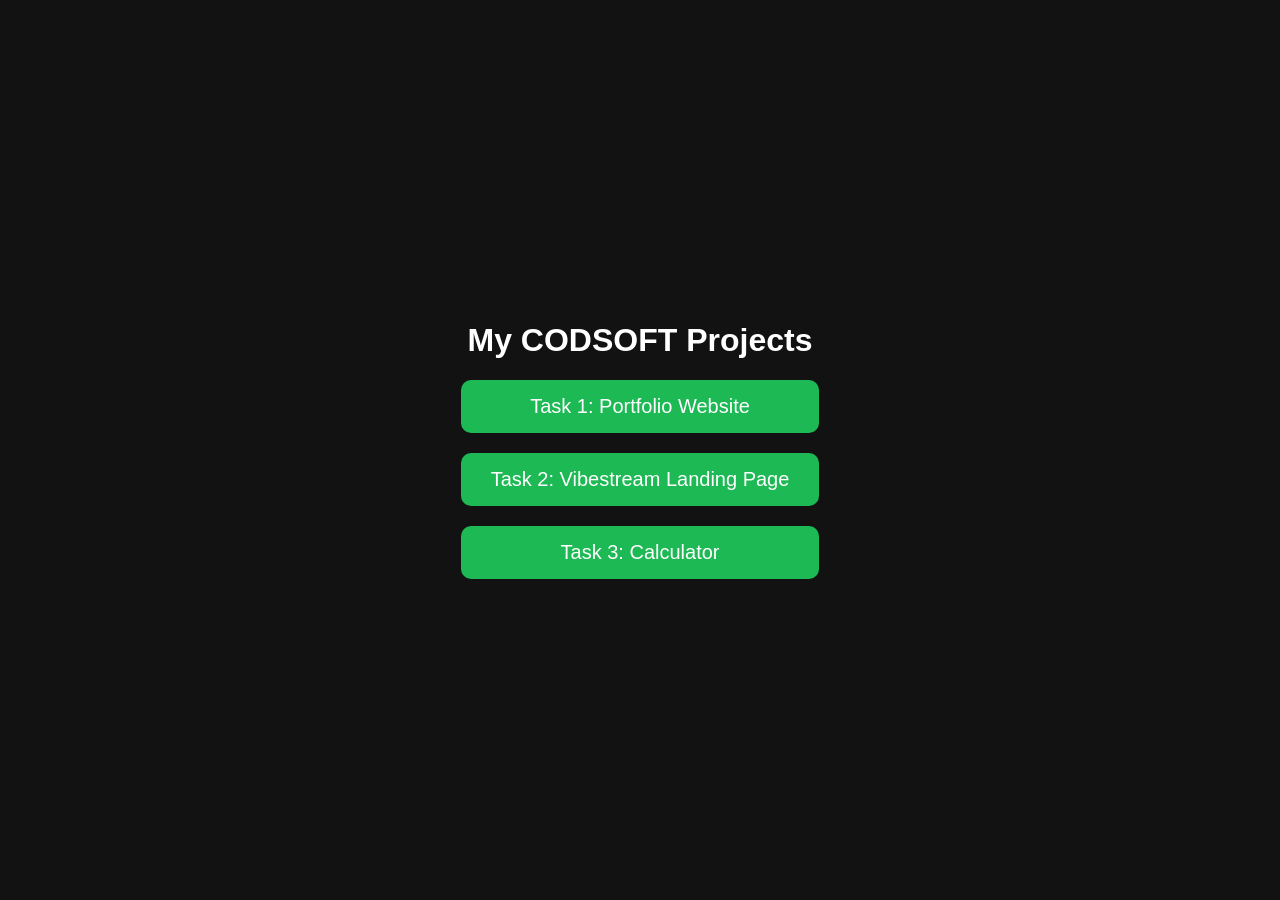
<file: index.html>
<!DOCTYPE html>
<html>
<head>
<title>CODSOFT Projects</title>
<style>
body{
font-family:Arial;
background:#121212;
color:white;
display:flex;
justify-content:center;
align-items:center;
height:100vh;
margin:0;
}

.container{
text-align:center;
}

a{
display:block;
margin:20px;
padding:15px 30px;
background:#1DB954;
color:white;
text-decoration:none;
border-radius:10px;
font-size:20px;
}
</style>
</head>

<body>

<div class="container">

<h1>My CODSOFT Projects</h1>

<a href="port/">Task 1: Portfolio Website</a>

<a href="spoti/">Task 2: Vibestream Landing Page</a>

<a href="calcu/">Task 3: Calculator</a>

</div>

</body>
</html>
</file>
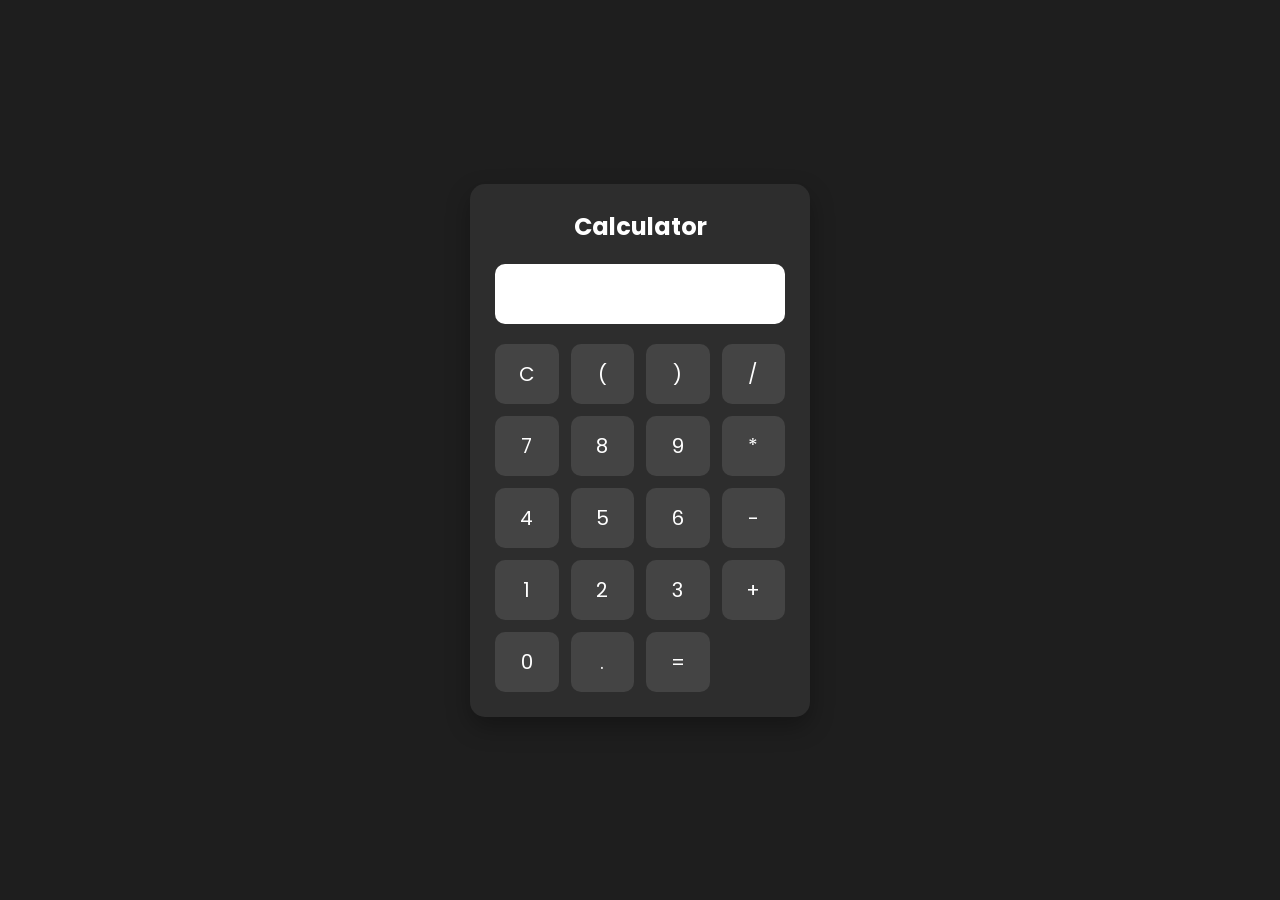
<file: calcu/index.html>
<!DOCTYPE html>
<html lang="en">
<head>

<meta charset="UTF-8">

<meta name="viewport" content="width=device-width, initial-scale=1.0">

<title>Calculator</title>

<link rel="stylesheet" href="style.css">

<link rel="preconnect" href="https://fonts.googleapis.com">

<link rel="preconnect" href="https://fonts.gstatic.com" crossorigin>

<link href="https://fonts.googleapis.com/css2?family=Poppins:wght@300;400;500;600&display=swap" rel="stylesheet">

</head>

<body>

<div class="calculator">

<h2>Calculator</h2>

<input type="text" id="display" readonly>

<div class="buttons">

<button>C</button>
<button>(</button>
<button>)</button>
<button>/</button>

<button>7</button>
<button>8</button>
<button>9</button>
<button>*</button>

<button>4</button>
<button>5</button>
<button>6</button>
<button>-</button>

<button>1</button>
<button>2</button>
<button>3</button>
<button>+</button>

<button>0</button>
<button>.</button>
<button>=</button>

</div>

</div>

<script src="script.js"></script>

</body>
</html>
</file>
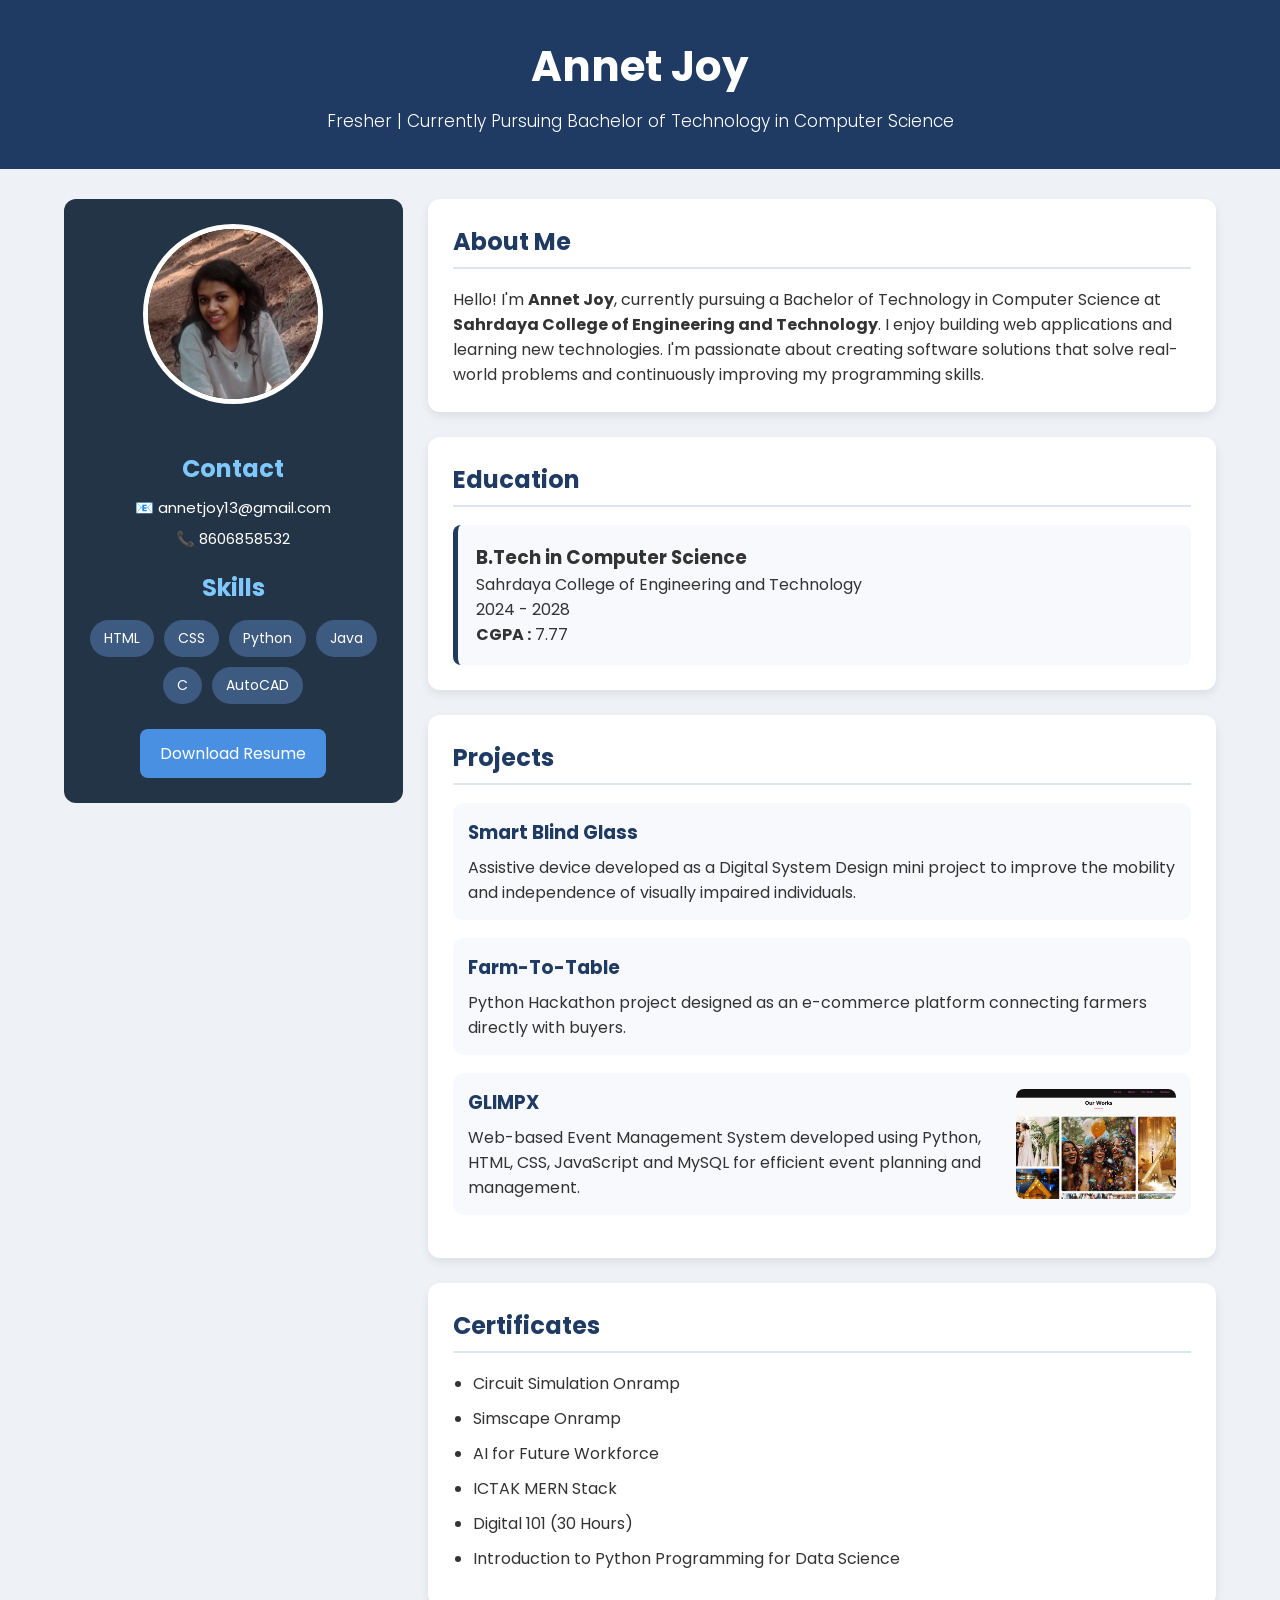
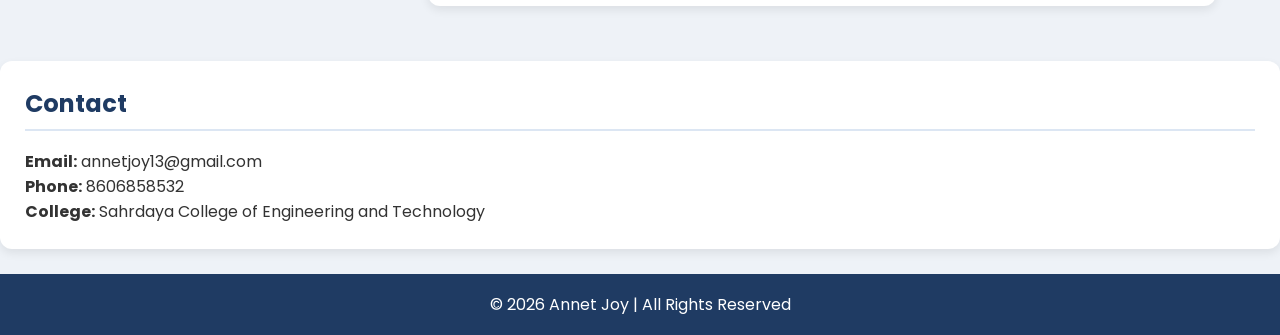
<file: port/index.html>
<!DOCTYPE html>
<html lang="en">
<head>
<meta charset="UTF-8">
<meta name="viewport" content="width=device-width, initial-scale=1.0">
<title>Annet Joy | Portfolio</title>

<link rel="stylesheet" href="style.css">

<link rel="preconnect" href="https://fonts.googleapis.com">
<link rel="preconnect" href="https://fonts.gstatic.com" crossorigin>

<link href="https://fonts.googleapis.com/css2?family=Poppins:wght@300;400;500;600;700&display=swap" rel="stylesheet">

</head>

<body>

<header>

<h1>Annet Joy</h1>

<p>Fresher | Currently Pursuing Bachelor of Technology in Computer Science</p>

</header>

<div class="container">

<!-- LEFT SECTION -->

<div class="left">

<img src="./images/profile.png" alt="Profile">

<h2>Contact</h2>

<p>📧 annetjoy13@gmail.com</p>

<p>📞 8606858532</p>

<h2>Skills</h2>

<div class="skills">

<span>HTML</span>
<span>CSS</span>
<span>Python</span>
<span>Java</span>
<span>C</span>
<span>AutoCAD</span>

</div>

<a href="./resume.pdf" download class="resume-btn">
Download Resume
</a>

</div>

<!-- RIGHT SECTION -->

<div class="right">

<section>

<h2>About Me</h2>

<p>

Hello! I'm <b>Annet Joy</b>, currently pursuing a Bachelor of Technology in Computer Science at
<b>Sahrdaya College of Engineering and Technology</b>.

I enjoy building web applications and learning new technologies.
I'm passionate about creating software solutions that solve real-world problems and continuously improving my programming skills.

</p>

</section>

<section>

<h2>Education</h2>

<div class="card">

<h3>B.Tech in Computer Science</h3>

<p>Sahrdaya College of Engineering and Technology</p>

<p>2024 - 2028</p>

<p><b>CGPA :</b> 7.77</p>

</div>

</section>

<section>

<h2>Projects</h2>

<div class="project">



<div>

<h3>Smart Blind Glass</h3>

<p>

Assistive device developed as a Digital System Design mini project to improve the mobility and independence of visually impaired individuals.

</p>

</div>

</div>

<div class="project">


<div>

<h3>Farm-To-Table</h3>

<p>

Python Hackathon project designed as an e-commerce platform connecting farmers directly with buyers.

</p>

</div>

</div>

<div class="project">

<div>

<h3>GLIMPX</h3>

<p>

Web-based Event Management System developed using Python, HTML, CSS, JavaScript and MySQL for efficient event planning and management.

</p>

</div>
<img src="./images/glimpx.jpg" alt="Smart Blind Glass">
</div>

</section>

<section>

<h2>Certificates</h2>

<ul>

<li>Circuit Simulation Onramp</li>

<li>Simscape Onramp</li>

<li>AI for Future Workforce</li>

<li>ICTAK MERN Stack</li>

<li>Digital 101 (30 Hours)</li>

<li>Introduction to Python Programming for Data Science</li>

</ul>

</section>

</div>

</div>
<section>

<h2>Contact</h2>

<p><strong>Email:</strong> annetjoy13@gmail.com</p>

<p><strong>Phone:</strong> 8606858532</p>

<p><strong>College:</strong> Sahrdaya College of Engineering and Technology</p>

</section>

<footer>

<p>© 2026 Annet Joy | All Rights Reserved</p>

</footer>

</body>

</html>
</file>
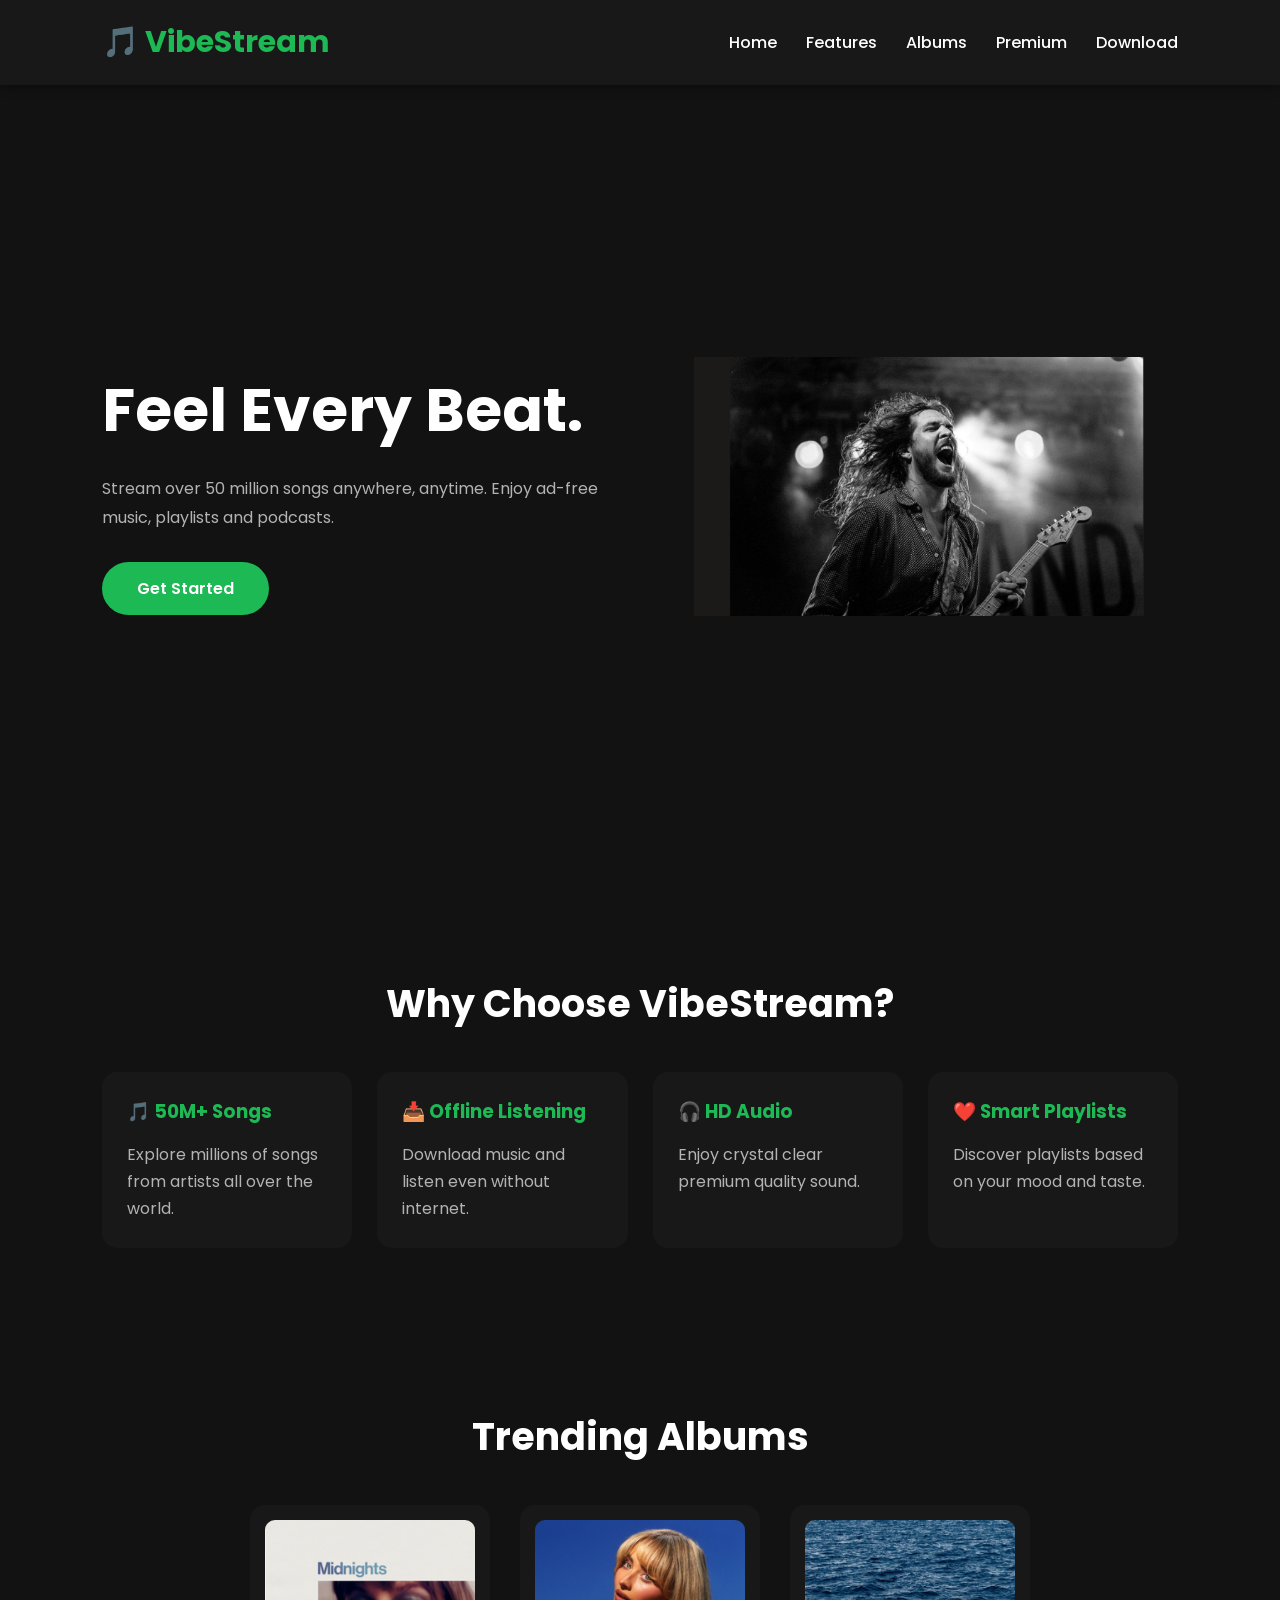
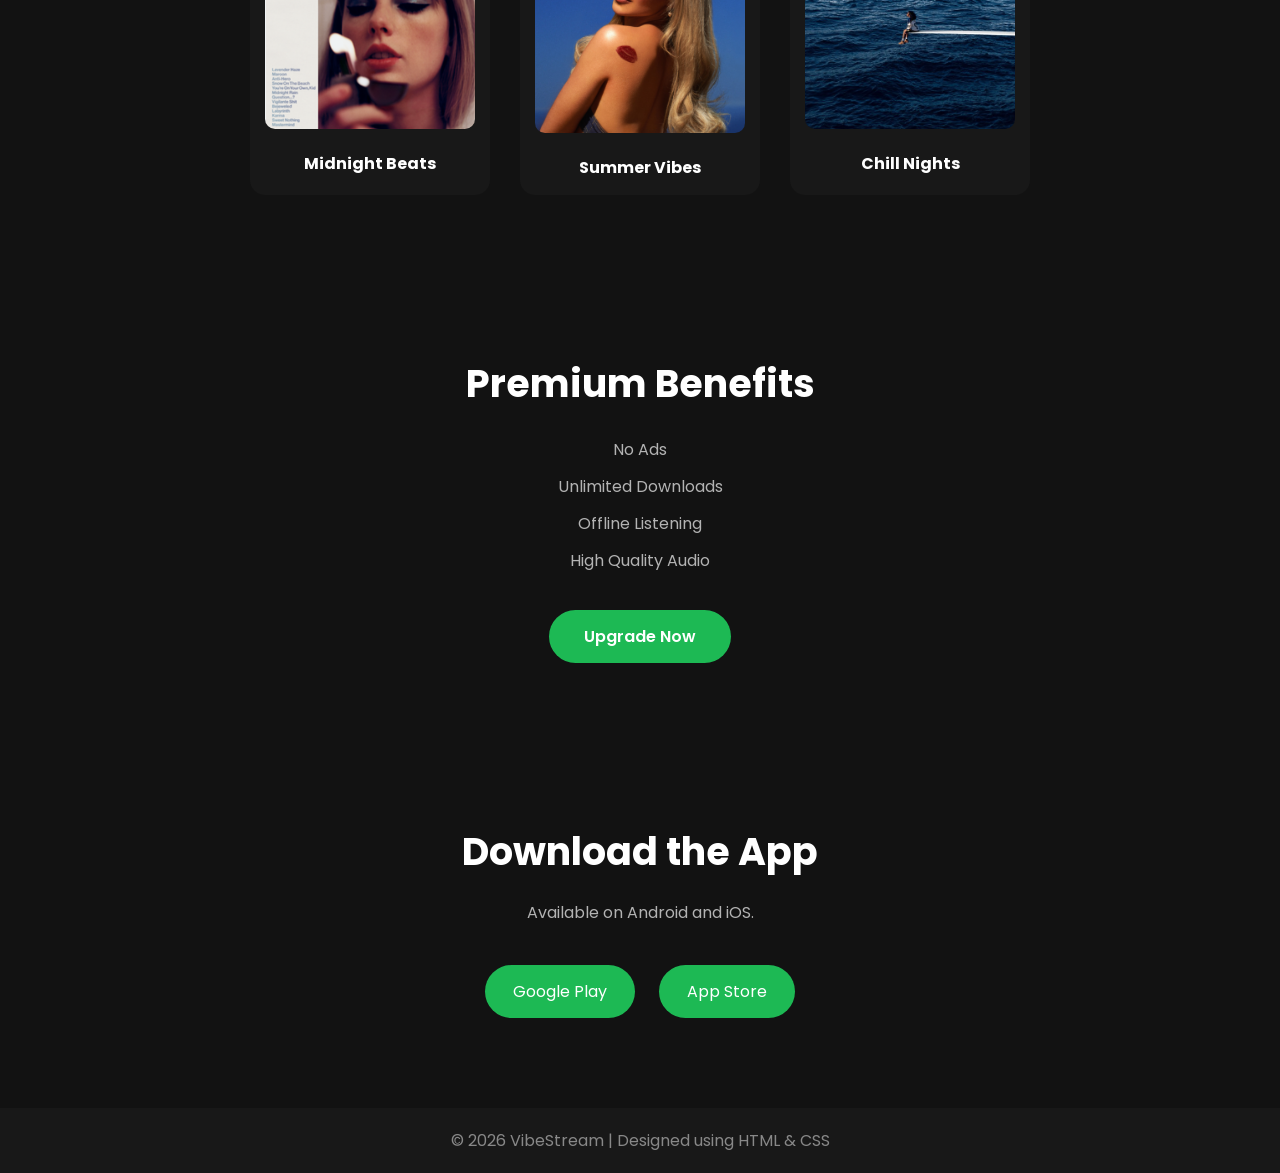
<file: spoti/index.html>
<!DOCTYPE html>
<html lang="en">

<head>
    <meta charset="UTF-8">
    <meta name="viewport" content="width=device-width, initial-scale=1.0">
    <title>VibeStream</title>

    <link rel="stylesheet" href="style.css">

    <link rel="preconnect" href="https://fonts.googleapis.com">
    <link rel="preconnect" href="https://fonts.gstatic.com" crossorigin>

    <link href="https://fonts.googleapis.com/css2?family=Poppins:wght@300;400;500;600;700&display=swap"
        rel="stylesheet">
</head>

<body>

    <!-- NAVBAR -->

    <header>

        <h2 class="logo">🎵 VibeStream</h2>

        <nav>

            <a href="#home">Home</a>
            <a href="#features">Features</a>
            <a href="#albums">Albums</a>
            <a href="#premium">Premium</a>
            <a href="#download">Download</a>

        </nav>

    </header>


    <!-- HERO -->

    <section class="hero" id="home">

        <div class="hero-text">

            <h1>Feel Every Beat.</h1>

            <p>

                Stream over 50 million songs anywhere, anytime.
                Enjoy ad-free music, playlists and podcasts.

            </p>

            <a href="#" class="btn">Get Started</a>

        </div>

        <div class="hero-image">

            <img src="./image/band.png" alt="Hero Image">

        </div>

    </section>


    <!-- FEATURES -->

    <section class="features" id="features">

        <h2>Why Choose VibeStream?</h2>

        <div class="feature-container">

            <div class="card">

                <h3>🎵 50M+ Songs</h3>

                <p>

                    Explore millions of songs from artists all over the world.

                </p>

            </div>

            <div class="card">

                <h3>📥 Offline Listening</h3>

                <p>

                    Download music and listen even without internet.

                </p>

            </div>

            <div class="card">

                <h3>🎧 HD Audio</h3>

                <p>

                    Enjoy crystal clear premium quality sound.

                </p>

            </div>

            <div class="card">

                <h3>❤️ Smart Playlists</h3>

                <p>

                    Discover playlists based on your mood and taste.

                </p>

            </div>

        </div>

    </section>


    <!-- TRENDING -->

    <section class="albums" id="albums">

        <h2>Trending Albums</h2>

        <div class="album-container">

            <div class="album">

                <img src="./image/ts (1).png" alt="Album 1">

                <h4>Midnight Beats</h4>

            </div>

            <div class="album">

                <img src="./image/sab.png" alt="Album 2">

                <h4>Summer Vibes</h4>

            </div>

            <div class="album">

                <img src="./image/kill bill.png" alt="Album 3">

                <h4>Chill Nights</h4>

            </div>

        </div>

    </section>


    <!-- PREMIUM -->

    <section class="premium" id="premium">

        <h2>Premium Benefits</h2>

        <p>No Ads</p>
        <p>Unlimited Downloads</p>
        <p>Offline Listening</p>
        <p>High Quality Audio</p>

        <br>

        <a href="#" class="btn">Upgrade Now</a>

    </section>


    <!-- DOWNLOAD -->

    <section class="download" id="download">

        <h2>Download the App</h2>

        <p>

            Available on Android and iOS.

        </p>

        <div class="stores">

            <button>Google Play</button>

            <button>App Store</button>

        </div>

    </section>


    <!-- FOOTER -->

    <footer>

        <p>

            © 2026 VibeStream | Designed using HTML & CSS

        </p>

    </footer>

</body>

</html>
</file>
<file: calcu/style.css>
*{
    margin:0;
    padding:0;
    box-sizing:border-box;
    font-family:'Poppins',sans-serif;
}

body{
    background:#1e1e1e;
    display:flex;
    justify-content:center;
    align-items:center;
    height:100vh;
}

.calculator{
    background:#2d2d2d;
    padding:25px;
    border-radius:15px;
    box-shadow:0 10px 25px rgba(0,0,0,0.3);
    width:340px;
}

.calculator h2{
    text-align:center;
    color:#fff;
    margin-bottom:20px;
}

#display{
    width:100%;
    height:60px;
    border:none;
    outline:none;
    border-radius:10px;
    background:#fff;
    font-size:28px;
    text-align:right;
    padding:15px;
    margin-bottom:20px;
}

.buttons{
    display:grid;
    grid-template-columns:repeat(4,1fr);
    gap:12px;
}

button{
    height:60px;
    border:none;
    border-radius:10px;
    font-size:20px;
    cursor:pointer;
    background:#444;
    color:white;
    transition:0.3s;
}

button:hover{
    background:#1DB954;
    transform:scale(1.05);
}

button:active{
    transform:scale(0.95);
}

@media(max-width:400px){

.calculator{
    width:95%;
}

button{
    height:55px;
    font-size:18px;
}

#display{
    font-size:24px;
}

}
</file>
<file: port/style.css>
*{
    margin:0;
    padding:0;
    box-sizing:border-box;
    font-family:'Poppins',sans-serif;
}

body{
    background:#eef2f7;
    color:#333;
}

header{
    background:#1f3b63;
    color:#fff;
    text-align:center;
    padding:35px 20px;
}

header h1{
    font-size:42px;
    margin-bottom:10px;
}

header p{
    font-size:17px;
    font-weight:300;
}

.container{
    width:90%;
    max-width:1200px;
    margin:30px auto;
    display:flex;
    gap:25px;
}

.left{
    width:30%;
    background:#243447;
    color:#fff;
    padding:25px;
    border-radius:12px;
    text-align:center;
    position:sticky;
    top:20px;
    height:fit-content;
}

.left img{
    width:180px;
    height:180px;
    border-radius:50%;
    object-fit:cover;
    border:5px solid white;
    margin-bottom:20px;
}

.left h2{
    margin:20px 0 10px;
    color:#7fc8ff;
}

.left p{
    margin:8px 0;
    font-size:15px;
}

.skills{
    display:flex;
    flex-wrap:wrap;
    justify-content:center;
    gap:10px;
    margin-top:15px;
}

.skills span{
    background:#3d5a80;
    padding:8px 14px;
    border-radius:20px;
    font-size:14px;
}

.resume-btn{
    display:inline-block;
    margin-top:25px;
    background:#4a90e2;
    color:white;
    text-decoration:none;
    padding:12px 20px;
    border-radius:8px;
    transition:.3s;
}

.resume-btn:hover{
    background:#2d74c4;
}

.right{
    width:70%;
}

section{
    background:white;
    padding:25px;
    margin-bottom:25px;
    border-radius:12px;
    box-shadow:0 4px 10px rgba(0,0,0,.08);
}

section h2{
    color:#1f3b63;
    margin-bottom:18px;
    border-bottom:2px solid #dce6f3;
    padding-bottom:8px;
}

.card{
    background:#f7f9fc;
    padding:18px;
    border-left:5px solid #1f3b63;
    border-radius:8px;
}

.project{
    display:flex;
    gap:20px;
    align-items:center;
    background:#f7f9fc;
    padding:15px;
    border-radius:10px;
    margin-bottom:18px;
    transition:.3s;
}

.project:hover{
    transform:translateY(-4px);
    box-shadow:0 5px 15px rgba(0,0,0,.12);
}

.project img{
    width:160px;
    height:110px;
    object-fit:cover;
    border-radius:8px;
}

.project h3{
    color:#1f3b63;
    margin-bottom:8px;
}

ul{
    padding-left:20px;
}

ul li{
    margin:10px 0;
}

footer{
    background:#1f3b63;
    color:white;
    text-align:center;
    padding:18px;
    margin-top:20px;
}

@media(max-width:900px){

.container{
    flex-direction:column;
}

.left,
.right{
    width:100%;
}

.left{
    position:static;
}

.project{
    flex-direction:column;
    text-align:center;
}

.project img{
    width:100%;
    height:auto;
}

header h1{
    font-size:34px;
}

}
</file>
<file: spoti/style.css>
/* Google Font */
*{
    margin:0;
    padding:0;
    box-sizing:border-box;
    font-family:'Poppins',sans-serif;
}

/* Smooth Scroll */
html{
    scroll-behavior:smooth;
}

body{
    background:#121212;
    color:#fff;
}

/* HEADER */

header{
    position:sticky;
    top:0;
    display:flex;
    justify-content:space-between;
    align-items:center;
    padding:20px 8%;
    background:#181818;
    z-index:1000;
    box-shadow:0 2px 10px rgba(0,0,0,.4);
}

.logo{
    color:#1DB954;
    font-size:30px;
}

nav a{
    text-decoration:none;
    color:white;
    margin-left:25px;
    transition:.3s;
    font-weight:500;
}

nav a:hover{
    color:#1DB954;
}

/* HERO */

.hero{
    min-height:90vh;
    display:flex;
    justify-content:space-between;
    align-items:center;
    padding:60px 8%;
    gap:40px;
}

.hero-text{
    flex:1;
}

.hero-text h1{
    font-size:60px;
    margin-bottom:20px;
}

.hero-text p{
    color:#b3b3b3;
    line-height:1.8;
    margin-bottom:30px;
    max-width:500px;
}

.hero-image{
    flex:1;
    text-align:center;
}

.hero-image img{
    width:100%;
    max-width:450px;
}

.btn{
    display:inline-block;
    background:#1DB954;
    color:white;
    text-decoration:none;
    padding:14px 35px;
    border-radius:30px;
    font-weight:600;
    transition:.3s;
}

.btn:hover{
    background:#1ed760;
    transform:scale(1.05);
}

/* FEATURES */

.features{
    padding:80px 8%;
}

.features h2{
    text-align:center;
    margin-bottom:40px;
    font-size:38px;
}

.feature-container{
    display:grid;
    grid-template-columns:repeat(auto-fit,minmax(220px,1fr));
    gap:25px;
}

.card{
    background:#181818;
    padding:25px;
    border-radius:15px;
    transition:.3s;
}

.card:hover{
    transform:translateY(-8px);
    background:#222;
}

.card h3{
    color:#1DB954;
    margin-bottom:15px;
}

.card p{
    color:#b3b3b3;
    line-height:1.7;
}

/* ALBUMS */

.albums{
    padding:80px 8%;
}

.albums h2{
    text-align:center;
    margin-bottom:40px;
    font-size:38px;
}

.album-container{
    display:flex;
    justify-content:center;
    gap:30px;
    flex-wrap:wrap;
}

.album{
    background:#181818;
    width:240px;
    border-radius:15px;
    padding:15px;
    transition:.3s;
    text-align:center;
}

.album:hover{
    transform:translateY(-8px);
}

.album img{
    width:100%;
    border-radius:10px;
}

.album h4{
    margin-top:15px;
}

/* PREMIUM */

.premium{
    padding:80px 8%;
    text-align:center;
}

.premium h2{
    font-size:38px;
    margin-bottom:25px;
}

.premium p{
    margin:12px 0;
    color:#b3b3b3;
}

/* DOWNLOAD */

.download{
    padding:80px 8%;
    text-align:center;
}

.download h2{
    font-size:38px;
    margin-bottom:20px;
}

.download p{
    color:#b3b3b3;
    margin-bottom:30px;
}

.stores button{
    background:#1DB954;
    color:white;
    border:none;
    padding:14px 28px;
    margin:10px;
    border-radius:30px;
    cursor:pointer;
    font-size:16px;
    transition:.3s;
}

.stores button:hover{
    background:#1ed760;
    transform:scale(1.05);
}

/* FOOTER */

footer{
    background:#181818;
    text-align:center;
    padding:20px;
    color:#888;
}

/* RESPONSIVE */

@media(max-width:900px){

header{
    flex-direction:column;
    gap:15px;
}

nav{
    display:flex;
    flex-wrap:wrap;
    justify-content:center;
}

nav a{
    margin:10px;
}

.hero{
    flex-direction:column-reverse;
    text-align:center;
}

.hero-text h1{
    font-size:42px;
}

.hero-text p{
    margin:auto;
    margin-bottom:30px;
}

.hero-image img{
    max-width:320px;
}

}
</file>
